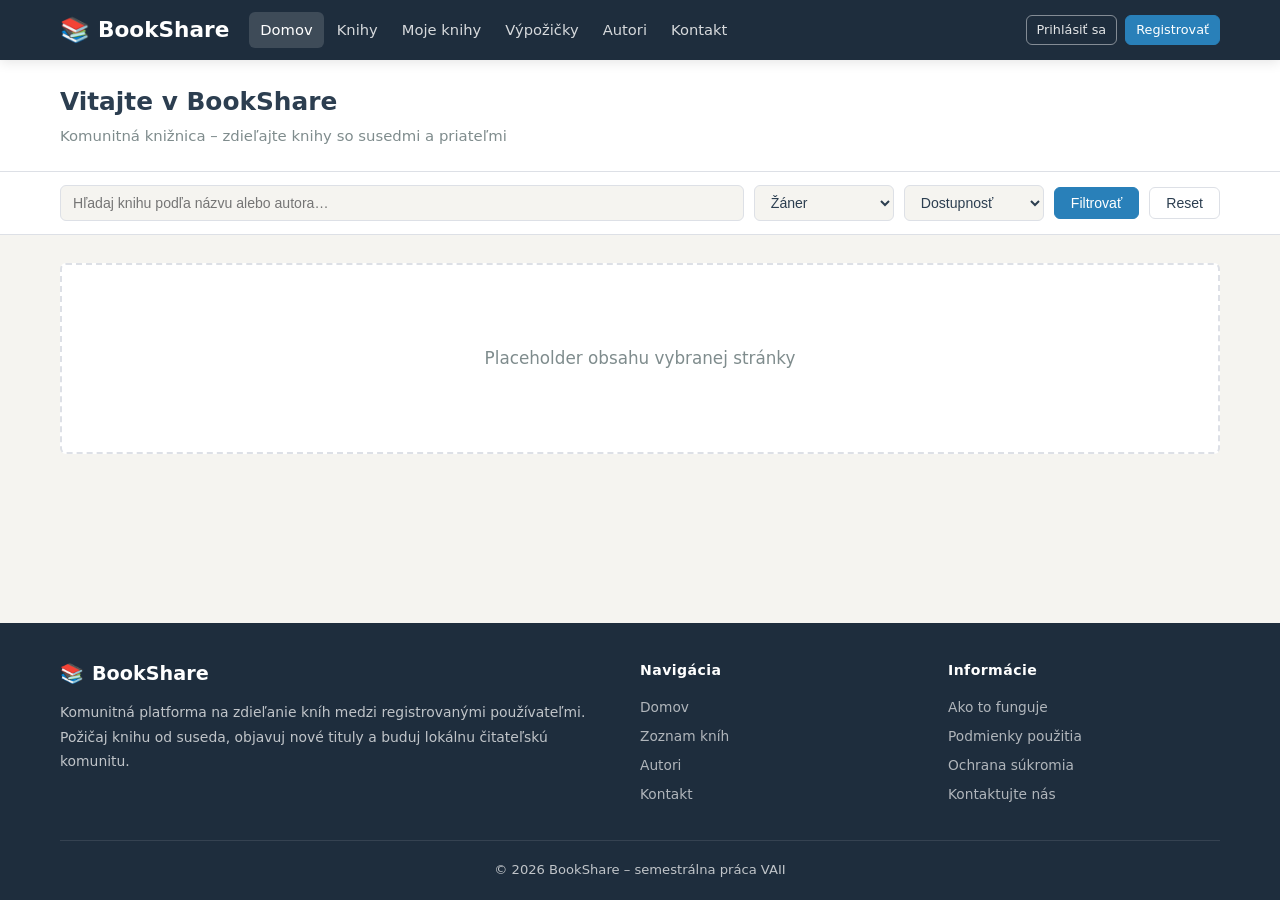
<file: html/index.html>
<!DOCTYPE html>
<html lang="sk">
<head>
    <meta charset="UTF-8">
    <meta name="viewport" content="width=device-width, initial-scale=1.0">
    <title>BookShare – Zdieľanie kníh</title>
    <link rel="stylesheet" href="style.css">
</head>
<body>

<!-- ====== HEADER ====== -->
<header class="site-header">
    <div class="container">
        <div class="header-inner">
            <a href="index.html" class="logo">
                <span class="logo-icon">📚</span>
                BookShare
            </a>
            <nav class="main-nav">
                <ul class="nav-list">
                    <li><a href="index.html" class="nav-link active">Domov</a></li>
                    <li><a href="books.html" class="nav-link">Knihy</a></li>
                    <li><a href="#" class="nav-link">Moje knihy</a></li>
                    <li><a href="#" class="nav-link">Výpožičky</a></li>
                    <li><a href="#" class="nav-link">Autori</a></li>
                    <li><a href="#" class="nav-link">Kontakt</a></li>
                </ul>
                <div class="nav-actions">
                    <a href="#" class="btn btn-outline-light btn-sm">Prihlásiť sa</a>
                    <a href="#" class="btn btn-primary btn-sm">Registrovať</a>
                </div>
            </nav>
        </div>
    </div>
</header>

<!-- ====== PAGE HEADING ====== -->
<div class="page-heading">
    <div class="container">
        <h1>Vitajte v BookShare</h1>
        <p>Komunitná knižnica – zdieľajte knihy so susedmi a priateľmi</p>
    </div>
</div>

<!-- ====== FILTER / ACTION BAR ====== -->
<div class="filter-bar">
    <div class="container">
        <div class="filter-bar-inner">
            <input type="search" placeholder="Hľadaj knihu podľa názvu alebo autora…">
            <select>
                <option value="">Žáner</option>
                <option>Informatika</option>
                <option>Beletria</option>
                <option>Sci-fi a fantasy</option>
                <option>Ekonómia</option>
                <option>Matematika</option>
            </select>
            <select>
                <option value="">Dostupnosť</option>
                <option>Dostupná</option>
                <option>Požičaná</option>
            </select>
            <button class="btn btn-primary">Filtrovať</button>
            <button class="btn btn-ghost">Reset</button>
        </div>
    </div>
</div>

<!-- ====== MAIN CONTENT (placeholder) ====== -->
<main class="page-body">
    <div class="container">
        <div class="placeholder-block">
            <p>Placeholder obsahu vybranej stránky</p>
        </div>
    </div>
</main>

<!-- ====== FOOTER ====== -->
<footer class="site-footer">
    <div class="container">
        <div class="footer-grid">
            <div>
                <div class="footer-brand">
                    <span>📚</span> BookShare
                </div>
                <p class="footer-desc">
                    Komunitná platforma na zdieľanie kníh medzi registrovanými používateľmi.
                    Požičaj knihu od suseda, objavuj nové tituly a buduj lokálnu čitateľskú komunitu.
                </p>
            </div>
            <div class="footer-section">
                <h4>Navigácia</h4>
                <ul class="footer-links">
                    <li><a href="index.html">Domov</a></li>
                    <li><a href="books.html">Zoznam kníh</a></li>
                    <li><a href="#">Autori</a></li>
                    <li><a href="#">Kontakt</a></li>
                </ul>
            </div>
            <div class="footer-section">
                <h4>Informácie</h4>
                <ul class="footer-links">
                    <li><a href="#">Ako to funguje</a></li>
                    <li><a href="#">Podmienky použitia</a></li>
                    <li><a href="#">Ochrana súkromia</a></li>
                    <li><a href="#">Kontaktujte nás</a></li>
                </ul>
            </div>
        </div>
        <div class="footer-bottom">
            &copy; 2026 BookShare – semestrálna práca VAII
        </div>
    </div>
</footer>

</body>
</html>
</file>
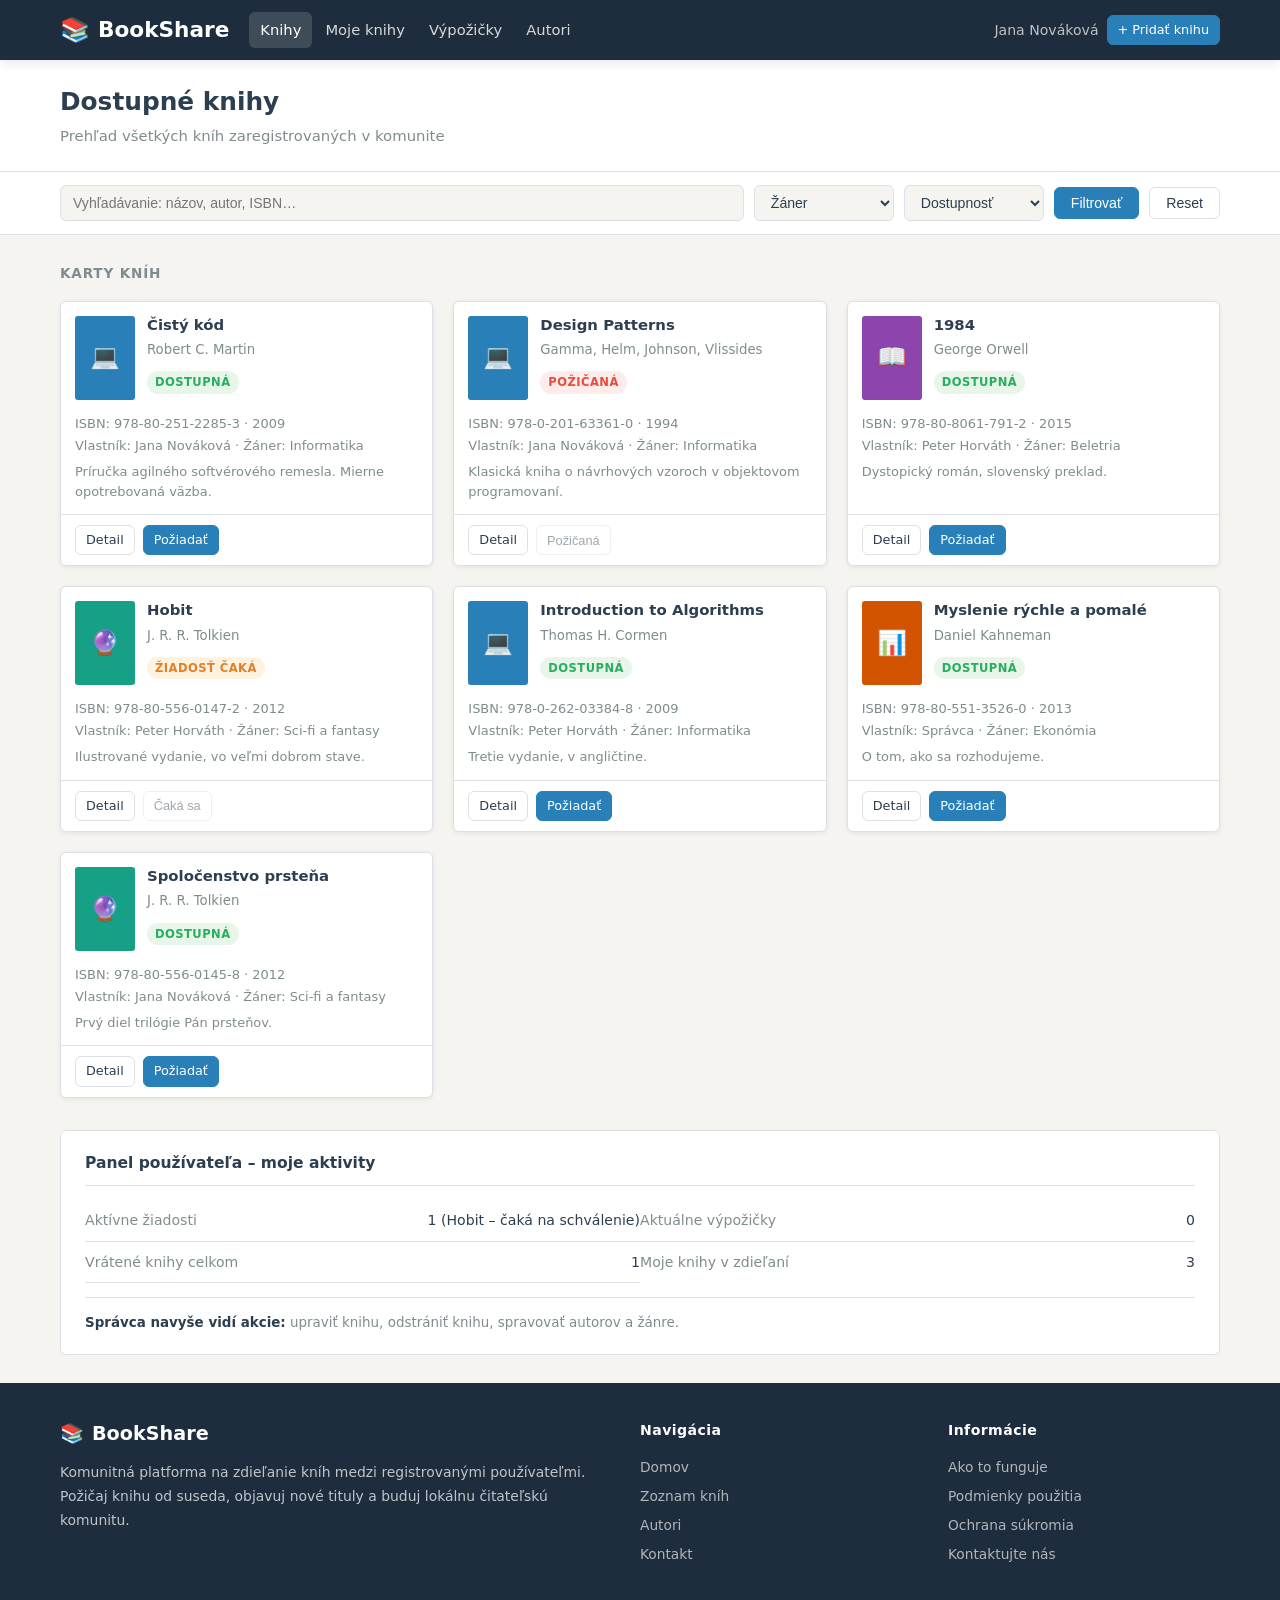
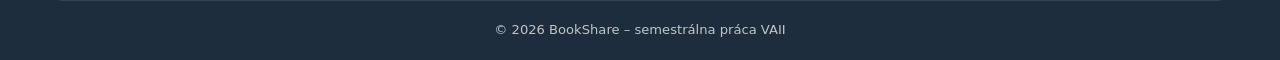
<file: html/books.html>
<!DOCTYPE html>
<html lang="sk">
<head>
    <meta charset="UTF-8">
    <meta name="viewport" content="width=device-width, initial-scale=1.0">
    <title>Dostupné knihy – BookShare</title>
    <link rel="stylesheet" href="style.css">
</head>
<body>

<!-- ====== HEADER (prihlásený používateľ) ====== -->
<header class="site-header">
    <div class="container">
        <div class="header-inner">
            <a href="index.html" class="logo">
                <span class="logo-icon">📚</span>
                BookShare
            </a>
            <nav class="main-nav">
                <ul class="nav-list">
                    <li><a href="books.html" class="nav-link active">Knihy</a></li>
                    <li><a href="#" class="nav-link">Moje knihy</a></li>
                    <li><a href="#" class="nav-link">Výpožičky</a></li>
                    <li><a href="#" class="nav-link">Autori</a></li>
                </ul>
                <div class="nav-actions">
                    <span style="color:rgba(255,255,255,0.7);font-size:0.88rem;">Jana Nováková</span>
                    <a href="#" class="btn btn-primary btn-sm">+ Pridať knihu</a>
                </div>
            </nav>
        </div>
    </div>
</header>

<!-- ====== PAGE HEADING ====== -->
<div class="page-heading">
    <div class="container">
        <div class="page-heading-inner">
            <div>
                <h1>Dostupné knihy</h1>
                <p>Prehľad všetkých kníh zaregistrovaných v komunite</p>
            </div>
        </div>
    </div>
</div>

<!-- ====== FILTER BAR ====== -->
<div class="filter-bar">
    <div class="container">
        <div class="filter-bar-inner">
            <input type="search" placeholder="Vyhľadávanie: názov, autor, ISBN…">
            <select>
                <option value="">Žáner</option>
                <option>Informatika</option>
                <option>Beletria</option>
                <option>Sci-fi a fantasy</option>
                <option>Ekonómia</option>
                <option>Matematika</option>
            </select>
            <select>
                <option value="">Dostupnosť</option>
                <option>Dostupná</option>
                <option>Požičaná</option>
            </select>
            <button class="btn btn-primary">Filtrovať</button>
            <button class="btn btn-ghost">Reset</button>
        </div>
    </div>
</div>

<!-- ====== MAIN CONTENT ====== -->
<main class="page-body">
    <div class="container">

        <p class="section-label">Karty kníh</p>

        <!-- Book grid -->
        <div class="books-grid">

            <!-- 1. Čistý kód -->
            <article class="book-card">
                <div class="book-card-top">
                    <div class="book-cover cover-info">💻</div>
                    <div class="book-meta">
                        <div class="book-title">Čistý kód</div>
                        <div class="book-author">Robert C. Martin</div>
                        <span class="badge badge-available">Dostupná</span>
                    </div>
                </div>
                <div class="book-details">
                    <div class="book-detail-row">ISBN: 978-80-251-2285-3 · 2009</div>
                    <div class="book-detail-row">Vlastník: Jana Nováková · Žáner: Informatika</div>
                    <div class="book-desc">Príručka agilného softvérového remesla. Mierne opotrebovaná väzba.</div>
                </div>
                <div class="book-actions">
                    <a href="#" class="btn btn-ghost btn-sm">Detail</a>
                    <a href="#" class="btn btn-primary btn-sm">Požiadať</a>
                </div>
            </article>

            <!-- 2. Design Patterns -->
            <article class="book-card">
                <div class="book-card-top">
                    <div class="book-cover cover-info">💻</div>
                    <div class="book-meta">
                        <div class="book-title">Design Patterns</div>
                        <div class="book-author">Gamma, Helm, Johnson, Vlissides</div>
                        <span class="badge badge-borrowed">Požičaná</span>
                    </div>
                </div>
                <div class="book-details">
                    <div class="book-detail-row">ISBN: 978-0-201-63361-0 · 1994</div>
                    <div class="book-detail-row">Vlastník: Jana Nováková · Žáner: Informatika</div>
                    <div class="book-desc">Klasická kniha o návrhových vzoroch v objektovom programovaní.</div>
                </div>
                <div class="book-actions">
                    <a href="#" class="btn btn-ghost btn-sm">Detail</a>
                    <button class="btn btn-ghost btn-sm" disabled style="opacity:0.45;cursor:not-allowed;">Požičaná</button>
                </div>
            </article>

            <!-- 3. 1984 -->
            <article class="book-card">
                <div class="book-card-top">
                    <div class="book-cover cover-fiction">📖</div>
                    <div class="book-meta">
                        <div class="book-title">1984</div>
                        <div class="book-author">George Orwell</div>
                        <span class="badge badge-available">Dostupná</span>
                    </div>
                </div>
                <div class="book-details">
                    <div class="book-detail-row">ISBN: 978-80-8061-791-2 · 2015</div>
                    <div class="book-detail-row">Vlastník: Peter Horváth · Žáner: Beletria</div>
                    <div class="book-desc">Dystopický román, slovenský preklad.</div>
                </div>
                <div class="book-actions">
                    <a href="#" class="btn btn-ghost btn-sm">Detail</a>
                    <a href="#" class="btn btn-primary btn-sm">Požiadať</a>
                </div>
            </article>

            <!-- 4. Hobit -->
            <article class="book-card">
                <div class="book-card-top">
                    <div class="book-cover cover-scifi">🔮</div>
                    <div class="book-meta">
                        <div class="book-title">Hobit</div>
                        <div class="book-author">J. R. R. Tolkien</div>
                        <span class="badge badge-pending">Žiadosť čaká</span>
                    </div>
                </div>
                <div class="book-details">
                    <div class="book-detail-row">ISBN: 978-80-556-0147-2 · 2012</div>
                    <div class="book-detail-row">Vlastník: Peter Horváth · Žáner: Sci-fi a fantasy</div>
                    <div class="book-desc">Ilustrované vydanie, vo veľmi dobrom stave.</div>
                </div>
                <div class="book-actions">
                    <a href="#" class="btn btn-ghost btn-sm">Detail</a>
                    <button class="btn btn-ghost btn-sm" disabled style="opacity:0.45;cursor:not-allowed;">Čaká sa</button>
                </div>
            </article>

            <!-- 5. Introduction to Algorithms -->
            <article class="book-card">
                <div class="book-card-top">
                    <div class="book-cover cover-info">💻</div>
                    <div class="book-meta">
                        <div class="book-title">Introduction to Algorithms</div>
                        <div class="book-author">Thomas H. Cormen</div>
                        <span class="badge badge-available">Dostupná</span>
                    </div>
                </div>
                <div class="book-details">
                    <div class="book-detail-row">ISBN: 978-0-262-03384-8 · 2009</div>
                    <div class="book-detail-row">Vlastník: Peter Horváth · Žáner: Informatika</div>
                    <div class="book-desc">Tretie vydanie, v angličtine.</div>
                </div>
                <div class="book-actions">
                    <a href="#" class="btn btn-ghost btn-sm">Detail</a>
                    <a href="#" class="btn btn-primary btn-sm">Požiadať</a>
                </div>
            </article>

            <!-- 6. Myslenie rýchle a pomalé -->
            <article class="book-card">
                <div class="book-card-top">
                    <div class="book-cover cover-economy">📊</div>
                    <div class="book-meta">
                        <div class="book-title">Myslenie rýchle a pomalé</div>
                        <div class="book-author">Daniel Kahneman</div>
                        <span class="badge badge-available">Dostupná</span>
                    </div>
                </div>
                <div class="book-details">
                    <div class="book-detail-row">ISBN: 978-80-551-3526-0 · 2013</div>
                    <div class="book-detail-row">Vlastník: Správca · Žáner: Ekonómia</div>
                    <div class="book-desc">O tom, ako sa rozhodujeme.</div>
                </div>
                <div class="book-actions">
                    <a href="#" class="btn btn-ghost btn-sm">Detail</a>
                    <a href="#" class="btn btn-primary btn-sm">Požiadať</a>
                </div>
            </article>

            <!-- 7. Spoločenstvo prsteňa -->
            <article class="book-card">
                <div class="book-card-top">
                    <div class="book-cover cover-scifi">🔮</div>
                    <div class="book-meta">
                        <div class="book-title">Spoločenstvo prsteňa</div>
                        <div class="book-author">J. R. R. Tolkien</div>
                        <span class="badge badge-available">Dostupná</span>
                    </div>
                </div>
                <div class="book-details">
                    <div class="book-detail-row">ISBN: 978-80-556-0145-8 · 2012</div>
                    <div class="book-detail-row">Vlastník: Jana Nováková · Žáner: Sci-fi a fantasy</div>
                    <div class="book-desc">Prvý diel trilógie Pán prsteňov.</div>
                </div>
                <div class="book-actions">
                    <a href="#" class="btn btn-ghost btn-sm">Detail</a>
                    <a href="#" class="btn btn-primary btn-sm">Požiadať</a>
                </div>
            </article>

        </div>
        <!-- /books-grid -->

        <!-- Panel používateľa + admin info -->
        <div class="info-panel">
            <h3>Panel používateľa – moje aktivity</h3>
            <div class="panel-grid">
                <div class="panel-row">
                    <span class="panel-label">Aktívne žiadosti</span>
                    <span class="panel-value">1 (Hobit – čaká na schválenie)</span>
                </div>
                <div class="panel-row">
                    <span class="panel-label">Aktuálne výpožičky</span>
                    <span class="panel-value">0</span>
                </div>
                <div class="panel-row">
                    <span class="panel-label">Vrátené knihy celkom</span>
                    <span class="panel-value">1</span>
                </div>
                <div class="panel-row">
                    <span class="panel-label">Moje knihy v zdieľaní</span>
                    <span class="panel-value">3</span>
                </div>
            </div>
            <p class="admin-note">
                <strong>Správca navyše vidí akcie:</strong>
                upraviť knihu, odstrániť knihu, spravovať autorov a žánre.
            </p>
        </div>

    </div>
</main>

<!-- ====== FOOTER ====== -->
<footer class="site-footer">
    <div class="container">
        <div class="footer-grid">
            <div>
                <div class="footer-brand">
                    <span>📚</span> BookShare
                </div>
                <p class="footer-desc">
                    Komunitná platforma na zdieľanie kníh medzi registrovanými používateľmi.
                    Požičaj knihu od suseda, objavuj nové tituly a buduj lokálnu čitateľskú komunitu.
                </p>
            </div>
            <div class="footer-section">
                <h4>Navigácia</h4>
                <ul class="footer-links">
                    <li><a href="index.html">Domov</a></li>
                    <li><a href="books.html">Zoznam kníh</a></li>
                    <li><a href="#">Autori</a></li>
                    <li><a href="#">Kontakt</a></li>
                </ul>
            </div>
            <div class="footer-section">
                <h4>Informácie</h4>
                <ul class="footer-links">
                    <li><a href="#">Ako to funguje</a></li>
                    <li><a href="#">Podmienky použitia</a></li>
                    <li><a href="#">Ochrana súkromia</a></li>
                    <li><a href="#">Kontaktujte nás</a></li>
                </ul>
            </div>
        </div>
        <div class="footer-bottom">
            &copy; 2026 BookShare – semestrálna práca VAII
        </div>
    </div>
</footer>

</body>
</html>
</file>
<file: html/style.css>
/* === Reset & base === */
*, *::before, *::after {
    box-sizing: border-box;
    margin: 0;
    padding: 0;
}

:root {
    --bg:           #f5f4f0;
    --surface:      #ffffff;
    --header-bg:    #1e2d3d;
    --primary:      #2980b9;
    --accent:       #e74c3c;
    --text:         #2c3e50;
    --muted:        #7f8c8d;
    --border:       #dde0e6;
    --available:    #27ae60;
    --borrowed:     #e74c3c;
    --pending:      #e67e22;
    --radius:       6px;
    --shadow-sm:    0 1px 4px rgba(0,0,0,0.08);
    --shadow-md:    0 2px 12px rgba(0,0,0,0.11);
    --max-w:        1200px;
}

body {
    font-family: 'Segoe UI', system-ui, sans-serif;
    background: var(--bg);
    color: var(--text);
    line-height: 1.6;
    min-height: 100vh;
    display: flex;
    flex-direction: column;
}

a {
    color: inherit;
    text-decoration: none;
}

/* === Container === */
.container {
    width: 100%;
    max-width: var(--max-w);
    margin: 0 auto;
    padding: 0 20px;
}

/* === Header === */
.site-header {
    background: var(--header-bg);
    color: #fff;
    position: sticky;
    top: 0;
    z-index: 100;
    box-shadow: var(--shadow-md);
}

.header-inner {
    display: flex;
    align-items: center;
    gap: 20px;
    padding: 11px 0;
    flex-wrap: wrap;
}

.logo {
    font-size: 1.35rem;
    font-weight: 700;
    color: #fff;
    display: flex;
    align-items: center;
    gap: 8px;
    white-space: nowrap;
}

.logo-icon {
    font-size: 1.5rem;
}

/* === Navigation === */
.main-nav {
    display: flex;
    align-items: center;
    flex: 1;
    gap: 2px;
}

.nav-list {
    display: flex;
    list-style: none;
    gap: 2px;
    flex-wrap: wrap;
}

.nav-link {
    padding: 6px 11px;
    border-radius: var(--radius);
    color: rgba(255,255,255,0.82);
    font-size: 0.92rem;
    display: block;
    transition: background 0.15s, color 0.15s;
}

.nav-link:hover,
.nav-link.active {
    background: rgba(255,255,255,0.14);
    color: #fff;
}

.nav-actions {
    margin-left: auto;
    display: flex;
    gap: 8px;
    align-items: center;
}

/* === Buttons === */
.btn {
    display: inline-flex;
    align-items: center;
    gap: 5px;
    padding: 7px 16px;
    border-radius: var(--radius);
    font-size: 0.88rem;
    font-weight: 500;
    cursor: pointer;
    border: 1px solid transparent;
    white-space: nowrap;
    transition: opacity 0.15s, background 0.15s;
}

.btn:hover {
    opacity: 0.87;
}

.btn-primary {
    background: var(--primary);
    color: #fff;
    border-color: var(--primary);
}

.btn-accent {
    background: var(--accent);
    color: #fff;
    border-color: var(--accent);
}

.btn-outline-light {
    background: transparent;
    color: rgba(255,255,255,0.88);
    border-color: rgba(255,255,255,0.45);
}

.btn-outline-light:hover {
    background: rgba(255,255,255,0.1);
    color: #fff;
    opacity: 1;
}

.btn-ghost {
    background: transparent;
    color: var(--text);
    border-color: var(--border);
}

.btn-ghost:hover {
    background: var(--bg);
    opacity: 1;
}

.btn-sm {
    padding: 4px 10px;
    font-size: 0.8rem;
}

/* === Page heading band === */
.page-heading {
    background: var(--surface);
    border-bottom: 1px solid var(--border);
    padding: 22px 0;
}

.page-heading-inner {
    display: flex;
    align-items: flex-start;
    justify-content: space-between;
    gap: 16px;
    flex-wrap: wrap;
}

.page-heading h1 {
    font-size: 1.55rem;
    font-weight: 700;
    margin-bottom: 3px;
}

.page-heading p {
    color: var(--muted);
    font-size: 0.93rem;
}

/* === Filter / action bar === */
.filter-bar {
    background: var(--surface);
    border-bottom: 1px solid var(--border);
    padding: 13px 0;
}

.filter-bar-inner {
    display: flex;
    align-items: center;
    gap: 10px;
    flex-wrap: wrap;
}

.filter-bar input[type="search"],
.filter-bar select {
    border: 1px solid var(--border);
    border-radius: var(--radius);
    padding: 7px 12px;
    font-size: 0.88rem;
    background: var(--bg);
    color: var(--text);
    min-height: 36px;
}

.filter-bar input[type="search"] {
    flex: 1;
    min-width: 200px;
}

.filter-bar select {
    min-width: 140px;
}

.filter-bar input[type="search"]:focus,
.filter-bar select:focus {
    outline: 2px solid var(--primary);
    outline-offset: 1px;
}

/* === Main content area === */
.page-body {
    flex: 1;
    padding: 28px 0;
}

/* === Section label === */
.section-label {
    font-size: 0.85rem;
    font-weight: 600;
    color: var(--muted);
    text-transform: uppercase;
    letter-spacing: 0.06em;
    margin-bottom: 16px;
}

/* === Book grid === */
.books-grid {
    display: grid;
    grid-template-columns: repeat(3, 1fr);
    gap: 20px;
    margin-bottom: 32px;
}

/* === Book card === */
.book-card {
    background: var(--surface);
    border: 1px solid var(--border);
    border-radius: var(--radius);
    box-shadow: var(--shadow-sm);
    display: flex;
    flex-direction: column;
    transition: box-shadow 0.18s;
}

.book-card:hover {
    box-shadow: var(--shadow-md);
}

.book-card-top {
    display: flex;
    gap: 12px;
    padding: 14px;
}

.book-cover {
    width: 60px;
    min-width: 60px;
    height: 84px;
    border-radius: 3px;
    display: flex;
    align-items: center;
    justify-content: center;
    font-size: 1.5rem;
    flex-shrink: 0;
}

.cover-info    { background: #2980b9; }
.cover-fiction { background: #8e44ad; }
.cover-scifi   { background: #16a085; }
.cover-economy { background: #d35400; }
.cover-math    { background: #c0392b; }

.book-meta {
    flex: 1;
    min-width: 0;
}

.book-title {
    font-size: 0.93rem;
    font-weight: 600;
    line-height: 1.3;
    margin-bottom: 4px;
    display: -webkit-box;
    -webkit-line-clamp: 2;
    -webkit-box-orient: vertical;
    overflow: hidden;
}

.book-author {
    font-size: 0.83rem;
    color: var(--muted);
    margin-bottom: 8px;
}

.badge {
    display: inline-block;
    padding: 2px 8px;
    border-radius: 20px;
    font-size: 0.72rem;
    font-weight: 700;
    text-transform: uppercase;
    letter-spacing: 0.04em;
}

.badge-available { background: #e8f5e9; color: var(--available); }
.badge-borrowed  { background: #fdecea; color: var(--borrowed);  }
.badge-pending   { background: #fff3e0; color: var(--pending);   }

.book-details {
    padding: 0 14px 12px;
    font-size: 0.81rem;
    color: var(--muted);
    flex: 1;
    line-height: 1.55;
}

.book-detail-row {
    margin-bottom: 2px;
}

.book-desc {
    margin-top: 6px;
    display: -webkit-box;
    -webkit-line-clamp: 2;
    -webkit-box-orient: vertical;
    overflow: hidden;
}

.book-actions {
    padding: 10px 14px;
    border-top: 1px solid var(--border);
    display: flex;
    gap: 8px;
}

/* === User / admin panel === */
.info-panel {
    background: var(--surface);
    border: 1px solid var(--border);
    border-radius: var(--radius);
    padding: 20px 24px;
}

.info-panel h3 {
    font-size: 0.97rem;
    font-weight: 600;
    margin-bottom: 14px;
    padding-bottom: 10px;
    border-bottom: 1px solid var(--border);
}

.panel-grid {
    display: grid;
    grid-template-columns: 1fr 1fr;
    gap: 0;
}

.panel-row {
    display: flex;
    justify-content: space-between;
    align-items: center;
    padding: 9px 0;
    border-bottom: 1px solid var(--border);
    font-size: 0.88rem;
    gap: 12px;
}

.panel-row:last-child {
    border-bottom: none;
}

.panel-label {
    color: var(--muted);
}

.panel-value {
    font-weight: 500;
}

.admin-note {
    margin-top: 14px;
    padding-top: 14px;
    border-top: 1px solid var(--border);
    font-size: 0.84rem;
    color: var(--muted);
}

.admin-note strong {
    color: var(--text);
}

/* === Footer === */
.site-footer {
    background: var(--header-bg);
    color: rgba(255,255,255,0.72);
    padding: 36px 0 20px;
    margin-top: auto;
}

.footer-grid {
    display: grid;
    grid-template-columns: 2fr 1fr 1fr;
    gap: 36px;
    margin-bottom: 28px;
}

.footer-brand {
    font-size: 1.2rem;
    font-weight: 700;
    color: #fff;
    margin-bottom: 10px;
    display: flex;
    align-items: center;
    gap: 8px;
}

.footer-desc {
    font-size: 0.87rem;
    line-height: 1.75;
}

.footer-section h4 {
    color: #fff;
    font-size: 0.88rem;
    font-weight: 600;
    margin-bottom: 14px;
    letter-spacing: 0.03em;
}

.footer-links {
    list-style: none;
    font-size: 0.86rem;
}

.footer-links li {
    margin-bottom: 7px;
}

.footer-links a {
    color: rgba(255,255,255,0.65);
    transition: color 0.15s;
}

.footer-links a:hover {
    color: #fff;
}

.footer-bottom {
    border-top: 1px solid rgba(255,255,255,0.1);
    padding-top: 18px;
    font-size: 0.82rem;
    text-align: center;
}

/* === Placeholder block (Frame 1 main content) === */
.placeholder-block {
    background: var(--surface);
    border: 2px dashed var(--border);
    border-radius: var(--radius);
    padding: 80px 40px;
    text-align: center;
    color: var(--muted);
}

.placeholder-block p {
    font-size: 1.05rem;
}

/* ============================================================
   Responsive – tablet  (≤ 900 px)
   ============================================================ */
@media (max-width: 900px) {
    .books-grid {
        grid-template-columns: repeat(2, 1fr);
    }

    .footer-grid {
        grid-template-columns: 1fr 1fr;
    }

    .panel-grid {
        grid-template-columns: 1fr;
    }
}

/* ============================================================
   Responsive – mobile  (≤ 640 px)
   ============================================================ */
@media (max-width: 640px) {
    .header-inner {
        gap: 8px;
        padding: 10px 0;
    }

    .logo {
        font-size: 1.15rem;
    }

    .main-nav {
        width: 100%;
        order: 3;
    }

    .nav-list {
        gap: 0;
    }

    .nav-link {
        font-size: 0.83rem;
        padding: 5px 8px;
    }

    .books-grid {
        grid-template-columns: 1fr;
    }

    .filter-bar-inner {
        flex-direction: column;
        align-items: stretch;
    }

    .filter-bar input[type="search"],
    .filter-bar select {
        width: 100%;
        min-width: unset;
    }

    .footer-grid {
        grid-template-columns: 1fr;
        gap: 20px;
    }

    .page-heading h1 {
        font-size: 1.25rem;
    }

    .page-heading-inner {
        flex-direction: column;
        gap: 10px;
    }

    .info-panel {
        padding: 16px;
    }

    .placeholder-block {
        padding: 50px 20px;
    }
}
</file>
